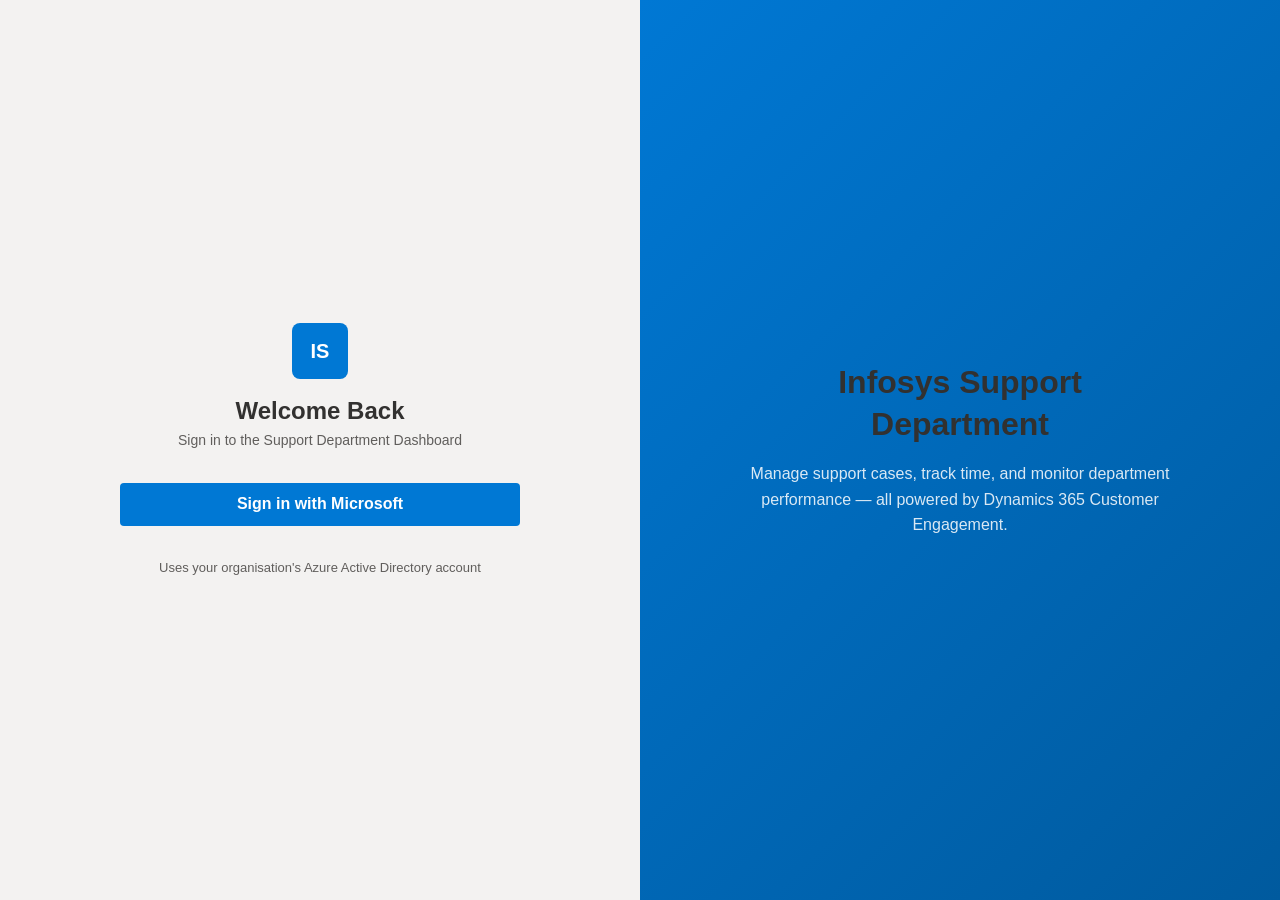
<file: login.html>
<!DOCTYPE html>
<html lang="en">
<head>
    <meta charset="UTF-8">
    <meta name="viewport" content="width=device-width, initial-scale=1.0">
    <title>Sign In — Infosys Support Dashboard</title>

    <!-- Stylesheets -->
    <link rel="stylesheet" href="css/main.css">
    <link rel="stylesheet" href="css/components.css">
    <link rel="stylesheet" href="css/dashboard.css">
</head>
<body>
    <div class="login-page">
        <!-- Left: Sign-in form -->
        <div class="login-page__left">
            <div class="login-card">
                <div class="login-card__header">
                    <div class="login-card__logo">IS</div>
                    <h1 class="login-card__title">Welcome Back</h1>
                    <p class="login-card__subtitle">Sign in to the Support Department Dashboard</p>
                </div>

                <div id="login-error" class="login-card__error" role="alert"></div>

                <div class="login-card__form">
                    <button id="btn-login" class="btn btn--primary btn--block btn--lg">
                        Sign in with Microsoft
                    </button>

                    <p style="text-align:center;margin-top:var(--spacing-md);color:var(--color-text-light);font-size:var(--font-size-sm)">
                        Uses your organisation's Azure Active Directory account
                    </p>
                </div>
            </div>
        </div>

        <!-- Right: Promo panel -->
        <div class="login-page__right">
            <div class="login-promo">
                <h2 class="login-promo__title">Infosys Support Department</h2>
                <p class="login-promo__text">
                    Manage support cases, track time, and monitor department
                    performance — all powered by Dynamics 365 Customer Engagement.
                </p>
            </div>
        </div>
    </div>

    <!-- MSAL Browser SDK -->
    <script src="https://alcdn.msauth.net/browser/2.38.3/js/msal-browser.min.js"></script>

    <!-- App scripts -->
    <script src="js/utils.js"></script>
    <script src="js/auth.js"></script>

    <script>
        (async () => {
            const account = await Auth.init();

            // If already authenticated, redirect to dashboard
            if (account) {
                window.location.href = "index.html";
                return;
            }

            // Bind sign-in button
            document.getElementById("btn-login").addEventListener("click", () => {
                try {
                    Auth.login();
                } catch (err) {
                    const errorEl = document.getElementById("login-error");
                    errorEl.textContent = "Sign-in failed. Please try again.";
                    errorEl.classList.add("active");
                }
            });
        })();
    </script>
</body>
</html>
</file>
<file: css/main.css>
/* ===================================================
   main.css — Global styles, resets, variables, typography
   D365 CE Department Dashboard
   =================================================== */

/* --- CSS Custom Properties --- */
:root {
    --color-primary: #0078d4;
    --color-primary-dark: #005a9e;
    --color-primary-light: #deecf9;
    --color-secondary: #2b88d8;
    --color-success: #107c10;
    --color-warning: #ff8c00;
    --color-danger: #d13438;
    --color-info: #0078d4;

    --color-bg: #f3f2f1;
    --color-bg-card: #ffffff;
    --color-bg-sidebar: #1b1a19;
    --color-bg-header: #ffffff;

    --color-text: #323130;
    --color-text-light: #605e5c;
    --color-text-muted: #a19f9d;
    --color-text-inverse: #ffffff;

    --color-border: #edebe9;
    --color-border-dark: #c8c6c4;

    --font-family: "Segoe UI", -apple-system, BlinkMacSystemFont, "Roboto",
        "Helvetica Neue", sans-serif;
    --font-size-xs: 0.75rem;
    --font-size-sm: 0.8125rem;
    --font-size-base: 0.875rem;
    --font-size-md: 1rem;
    --font-size-lg: 1.25rem;
    --font-size-xl: 1.5rem;
    --font-size-xxl: 2rem;

    --spacing-xs: 0.25rem;
    --spacing-sm: 0.5rem;
    --spacing-md: 1rem;
    --spacing-lg: 1.5rem;
    --spacing-xl: 2rem;
    --spacing-xxl: 3rem;

    --radius-sm: 2px;
    --radius-md: 4px;
    --radius-lg: 8px;

    --shadow-sm: 0 1px 2px rgba(0, 0, 0, 0.1);
    --shadow-md: 0 2px 8px rgba(0, 0, 0, 0.12);
    --shadow-lg: 0 8px 24px rgba(0, 0, 0, 0.14);

    --sidebar-width: 240px;
    --header-height: 48px;

    --transition-fast: 150ms ease;
    --transition-base: 250ms ease;
}

/* --- Reset --- */
*,
*::before,
*::after {
    box-sizing: border-box;
    margin: 0;
    padding: 0;
}

html {
    font-size: 16px;
    -webkit-text-size-adjust: 100%;
}

body {
    font-family: var(--font-family);
    font-size: var(--font-size-base);
    color: var(--color-text);
    background-color: var(--color-bg);
    line-height: 1.5;
    -webkit-font-smoothing: antialiased;
    -moz-osx-font-smoothing: grayscale;
}

img, svg {
    display: block;
    max-width: 100%;
}

a {
    color: var(--color-primary);
    text-decoration: none;
}

a:hover {
    text-decoration: underline;
}

ul, ol {
    list-style: none;
}

table {
    border-collapse: collapse;
    width: 100%;
}

button, input, select, textarea {
    font-family: inherit;
    font-size: inherit;
    line-height: inherit;
}

button {
    cursor: pointer;
    border: none;
    background: none;
}

/* --- Typography --- */
h1, h2, h3, h4, h5, h6 {
    font-weight: 600;
    line-height: 1.3;
    color: var(--color-text);
}

h1 { font-size: var(--font-size-xxl); }
h2 { font-size: var(--font-size-xl); }
h3 { font-size: var(--font-size-lg); }
h4 { font-size: var(--font-size-md); }

.text-muted { color: var(--color-text-muted); }
.text-light { color: var(--color-text-light); }
.text-success { color: var(--color-success); }
.text-warning { color: var(--color-warning); }
.text-danger { color: var(--color-danger); }

/* --- Utility Classes --- */
.hidden { display: none !important; }
.sr-only {
    position: absolute;
    width: 1px;
    height: 1px;
    overflow: hidden;
    clip: rect(0, 0, 0, 0);
    white-space: nowrap;
    border: 0;
}

.flex { display: flex; }
.flex-col { flex-direction: column; }
.items-center { align-items: center; }
.justify-between { justify-content: space-between; }
.gap-sm { gap: var(--spacing-sm); }
.gap-md { gap: var(--spacing-md); }
.gap-lg { gap: var(--spacing-lg); }

.truncate {
    overflow: hidden;
    text-overflow: ellipsis;
    white-space: nowrap;
}

/* --- Scrollbar --- */
::-webkit-scrollbar {
    width: 6px;
    height: 6px;
}

::-webkit-scrollbar-track {
    background: transparent;
}

::-webkit-scrollbar-thumb {
    background: var(--color-border-dark);
    border-radius: 3px;
}

::-webkit-scrollbar-thumb:hover {
    background: var(--color-text-muted);
}

/* --- Loading Spinner --- */
.spinner {
    display: inline-block;
    width: 20px;
    height: 20px;
    border: 2px solid var(--color-border);
    border-top-color: var(--color-primary);
    border-radius: 50%;
    animation: spin 0.6s linear infinite;
}

.spinner--lg {
    width: 40px;
    height: 40px;
    border-width: 3px;
}

@keyframes spin {
    to { transform: rotate(360deg); }
}

/* --- Page Loading Overlay --- */
.loading-overlay {
    position: fixed;
    inset: 0;
    display: flex;
    align-items: center;
    justify-content: center;
    flex-direction: column;
    gap: var(--spacing-md);
    background: var(--color-bg);
    z-index: 9999;
}

.loading-overlay .spinner {
    width: 48px;
    height: 48px;
    border-width: 4px;
}
</file>
<file: css/components.css>
/* ===================================================
   components.css — Reusable component styles
   Buttons, cards, tables, forms, badges, modals
   =================================================== */

/* --- Buttons --- */
.btn {
    display: inline-flex;
    align-items: center;
    justify-content: center;
    gap: var(--spacing-sm);
    padding: 6px 16px;
    font-size: var(--font-size-base);
    font-weight: 600;
    line-height: 1.4;
    border-radius: var(--radius-md);
    transition: background var(--transition-fast), box-shadow var(--transition-fast);
    white-space: nowrap;
    user-select: none;
}

.btn--primary {
    background: var(--color-primary);
    color: var(--color-text-inverse);
}

.btn--primary:hover {
    background: var(--color-primary-dark);
    text-decoration: none;
}

.btn--secondary {
    background: transparent;
    color: var(--color-primary);
    border: 1px solid var(--color-primary);
}

.btn--secondary:hover {
    background: var(--color-primary-light);
    text-decoration: none;
}

.btn--danger {
    background: var(--color-danger);
    color: var(--color-text-inverse);
}

.btn--danger:hover {
    background: #a4262c;
    text-decoration: none;
}

.btn--sm {
    padding: 4px 10px;
    font-size: var(--font-size-sm);
}

.btn--lg {
    padding: 10px 24px;
    font-size: var(--font-size-md);
}

.btn--block {
    width: 100%;
}

.btn:disabled {
    opacity: 0.5;
    cursor: not-allowed;
}

/* --- Cards --- */
.card {
    background: var(--color-bg-card);
    border: 1px solid var(--color-border);
    border-radius: var(--radius-lg);
    box-shadow: var(--shadow-sm);
}

.card__header {
    display: flex;
    align-items: center;
    justify-content: space-between;
    padding: var(--spacing-md) var(--spacing-lg);
    border-bottom: 1px solid var(--color-border);
}

.card__title {
    font-size: var(--font-size-md);
    font-weight: 600;
}

.card__body {
    padding: var(--spacing-lg);
}

.card__footer {
    padding: var(--spacing-md) var(--spacing-lg);
    border-top: 1px solid var(--color-border);
}

/* --- Stat Cards --- */
.stat-card {
    display: flex;
    flex-direction: column;
    gap: var(--spacing-xs);
    padding: var(--spacing-lg);
    background: var(--color-bg-card);
    border: 1px solid var(--color-border);
    border-radius: var(--radius-lg);
    box-shadow: var(--shadow-sm);
    border-left: 4px solid var(--color-primary);
}

.stat-card__label {
    font-size: var(--font-size-sm);
    color: var(--color-text-light);
    text-transform: uppercase;
    letter-spacing: 0.5px;
}

.stat-card__value {
    font-size: var(--font-size-xxl);
    font-weight: 700;
    line-height: 1;
}

.stat-card__trend {
    font-size: var(--font-size-sm);
}

.stat-card--success { border-left-color: var(--color-success); }
.stat-card--warning { border-left-color: var(--color-warning); }
.stat-card--danger  { border-left-color: var(--color-danger); }

/* --- Tables --- */
.table-container {
    overflow-x: auto;
}

.table {
    width: 100%;
    border-collapse: collapse;
    font-size: var(--font-size-base);
}

.table th,
.table td {
    padding: var(--spacing-sm) var(--spacing-md);
    text-align: left;
    border-bottom: 1px solid var(--color-border);
}

.table th {
    font-weight: 600;
    color: var(--color-text-light);
    font-size: var(--font-size-sm);
    text-transform: uppercase;
    letter-spacing: 0.3px;
    background: #faf9f8;
}

.table tbody tr:hover {
    background: #faf9f8;
}

.table--striped tbody tr:nth-child(even) {
    background: #faf9f8;
}

/* --- Badges --- */
.badge {
    display: inline-flex;
    align-items: center;
    padding: 2px 8px;
    font-size: var(--font-size-xs);
    font-weight: 600;
    border-radius: 12px;
    white-space: nowrap;
}

.badge--active,
.badge--open {
    background: #dff6dd;
    color: var(--color-success);
}

.badge--resolved,
.badge--closed {
    background: var(--color-primary-light);
    color: var(--color-primary-dark);
}

.badge--escalated,
.badge--high {
    background: #fed9cc;
    color: var(--color-danger);
}

.badge--pending,
.badge--medium {
    background: #fff4ce;
    color: #8a6914;
}

.badge--low {
    background: #edebe9;
    color: var(--color-text-light);
}

.badge--draft {
    background: #edebe9;
    color: var(--color-text-light);
}

.badge--submitted {
    background: var(--color-primary-light);
    color: var(--color-primary-dark);
}

.badge--approved {
    background: #dff6dd;
    color: var(--color-success);
}

.badge--rejected {
    background: #fed9cc;
    color: var(--color-danger);
}

/* --- Forms --- */
.form-group {
    display: flex;
    flex-direction: column;
    gap: var(--spacing-xs);
}

.form-group label {
    font-size: var(--font-size-sm);
    font-weight: 600;
    color: var(--color-text);
}

.form-control {
    padding: 6px 12px;
    font-size: var(--font-size-base);
    color: var(--color-text);
    background: var(--color-bg-card);
    border: 1px solid var(--color-border-dark);
    border-radius: var(--radius-md);
    transition: border-color var(--transition-fast), box-shadow var(--transition-fast);
}

.form-control:focus {
    outline: none;
    border-color: var(--color-primary);
    box-shadow: 0 0 0 1px var(--color-primary);
}

.form-control::placeholder {
    color: var(--color-text-muted);
}

select.form-control {
    appearance: none;
    background-image: url("data:image/svg+xml,%3Csvg xmlns='http://www.w3.org/2000/svg' width='12' height='12' viewBox='0 0 12 12'%3E%3Cpath fill='%23605e5c' d='M6 8L1 3h10z'/%3E%3C/svg%3E");
    background-repeat: no-repeat;
    background-position: right 10px center;
    padding-right: 30px;
}

textarea.form-control {
    resize: vertical;
    min-height: 80px;
}

/* --- Search Bar --- */
.search-bar {
    position: relative;
}

.search-bar__icon {
    position: absolute;
    left: 10px;
    top: 50%;
    transform: translateY(-50%);
    color: var(--color-text-muted);
    pointer-events: none;
}

.search-bar .form-control {
    padding-left: 34px;
    width: 100%;
}

/* --- Modal --- */
.modal-backdrop {
    position: fixed;
    inset: 0;
    background: rgba(0, 0, 0, 0.4);
    display: flex;
    align-items: center;
    justify-content: center;
    z-index: 1000;
    opacity: 0;
    pointer-events: none;
    transition: opacity var(--transition-base);
}

.modal-backdrop.active {
    opacity: 1;
    pointer-events: auto;
}

.modal {
    background: var(--color-bg-card);
    border-radius: var(--radius-lg);
    box-shadow: var(--shadow-lg);
    width: 90%;
    max-width: 560px;
    max-height: 85vh;
    overflow-y: auto;
    transform: translateY(20px);
    transition: transform var(--transition-base);
}

.modal-backdrop.active .modal {
    transform: translateY(0);
}

.modal__header {
    display: flex;
    align-items: center;
    justify-content: space-between;
    padding: var(--spacing-lg);
    border-bottom: 1px solid var(--color-border);
}

.modal__title {
    font-size: var(--font-size-lg);
    font-weight: 600;
}

.modal__close {
    font-size: 1.25rem;
    color: var(--color-text-light);
    padding: var(--spacing-xs);
}

.modal__close:hover {
    color: var(--color-text);
}

.modal__body {
    padding: var(--spacing-lg);
}

.modal__footer {
    display: flex;
    justify-content: flex-end;
    gap: var(--spacing-sm);
    padding: var(--spacing-md) var(--spacing-lg);
    border-top: 1px solid var(--color-border);
}

/* --- Tabs --- */
.tabs {
    display: flex;
    border-bottom: 1px solid var(--color-border);
    gap: var(--spacing-xs);
}

.tab {
    padding: var(--spacing-sm) var(--spacing-md);
    font-size: var(--font-size-base);
    font-weight: 600;
    color: var(--color-text-light);
    border-bottom: 2px solid transparent;
    transition: color var(--transition-fast), border-color var(--transition-fast);
}

.tab:hover {
    color: var(--color-text);
}

.tab.active {
    color: var(--color-primary);
    border-bottom-color: var(--color-primary);
}

.tab-panel {
    display: none;
    padding: var(--spacing-lg) 0;
}

.tab-panel.active {
    display: block;
}

/* --- Toast Notifications --- */
.toast-container {
    position: fixed;
    top: var(--spacing-lg);
    right: var(--spacing-lg);
    z-index: 2000;
    display: flex;
    flex-direction: column;
    gap: var(--spacing-sm);
}

.toast {
    display: flex;
    align-items: center;
    gap: var(--spacing-sm);
    padding: var(--spacing-sm) var(--spacing-md);
    background: var(--color-bg-card);
    border-radius: var(--radius-md);
    box-shadow: var(--shadow-lg);
    border-left: 4px solid var(--color-info);
    min-width: 280px;
    animation: slideIn var(--transition-base) ease-out;
}

.toast--success { border-left-color: var(--color-success); }
.toast--warning { border-left-color: var(--color-warning); }
.toast--error   { border-left-color: var(--color-danger); }

.toast__message {
    flex: 1;
    font-size: var(--font-size-sm);
}

.toast__close {
    color: var(--color-text-muted);
    font-size: var(--font-size-sm);
    padding: 2px;
}

@keyframes slideIn {
    from {
        opacity: 0;
        transform: translateX(100%);
    }
    to {
        opacity: 1;
        transform: translateX(0);
    }
}

/* --- Empty State --- */
.empty-state {
    display: flex;
    flex-direction: column;
    align-items: center;
    justify-content: center;
    padding: var(--spacing-xxl);
    text-align: center;
    color: var(--color-text-light);
}

.empty-state__icon {
    font-size: 3rem;
    margin-bottom: var(--spacing-md);
    opacity: 0.4;
}

.empty-state__text {
    font-size: var(--font-size-md);
    margin-bottom: var(--spacing-md);
}

/* --- Pagination --- */
.pagination {
    display: flex;
    align-items: center;
    justify-content: center;
    gap: var(--spacing-xs);
    padding: var(--spacing-md) 0;
}

.pagination__btn {
    padding: 4px 10px;
    font-size: var(--font-size-sm);
    border: 1px solid var(--color-border-dark);
    border-radius: var(--radius-md);
    color: var(--color-text);
    background: var(--color-bg-card);
    transition: background var(--transition-fast);
}

.pagination__btn:hover:not(:disabled) {
    background: var(--color-primary-light);
}

.pagination__btn.active {
    background: var(--color-primary);
    color: var(--color-text-inverse);
    border-color: var(--color-primary);
}

.pagination__btn:disabled {
    opacity: 0.4;
    cursor: not-allowed;
}
</file>
<file: css/dashboard.css>
/* ===================================================
   dashboard.css — Dashboard layout: sidebar, header, grid
   =================================================== */

/* --- App Layout --- */
.app {
    display: flex;
    min-height: 100vh;
}

/* --- Sidebar --- */
.sidebar {
    position: fixed;
    top: 0;
    left: 0;
    bottom: 0;
    width: var(--sidebar-width);
    background: var(--color-bg-sidebar);
    color: var(--color-text-inverse);
    display: flex;
    flex-direction: column;
    z-index: 100;
    transition: transform var(--transition-base);
}

.sidebar__brand {
    display: flex;
    align-items: center;
    gap: var(--spacing-sm);
    padding: var(--spacing-md) var(--spacing-lg);
    border-bottom: 1px solid rgba(255, 255, 255, 0.1);
}

.sidebar__logo {
    width: 32px;
    height: 32px;
    background: var(--color-primary);
    border-radius: var(--radius-md);
    display: flex;
    align-items: center;
    justify-content: center;
    font-weight: 700;
    font-size: var(--font-size-sm);
}

.sidebar__brand-text {
    font-size: var(--font-size-base);
    font-weight: 600;
}

.sidebar__nav {
    flex: 1;
    padding: var(--spacing-md) 0;
    overflow-y: auto;
}

.sidebar__section-label {
    padding: var(--spacing-sm) var(--spacing-lg);
    font-size: var(--font-size-xs);
    text-transform: uppercase;
    letter-spacing: 1px;
    color: rgba(255, 255, 255, 0.4);
    margin-top: var(--spacing-md);
}

.sidebar__link {
    display: flex;
    align-items: center;
    gap: var(--spacing-sm);
    padding: 8px var(--spacing-lg);
    color: rgba(255, 255, 255, 0.7);
    font-size: var(--font-size-base);
    transition: background var(--transition-fast), color var(--transition-fast);
    text-decoration: none;
}

.sidebar__link:hover {
    background: rgba(255, 255, 255, 0.08);
    color: var(--color-text-inverse);
    text-decoration: none;
}

.sidebar__link.active {
    background: rgba(255, 255, 255, 0.12);
    color: var(--color-text-inverse);
    border-left: 3px solid var(--color-primary);
    padding-left: calc(var(--spacing-lg) - 3px);
}

.sidebar__link-icon {
    width: 20px;
    text-align: center;
    flex-shrink: 0;
}

.sidebar__link-badge {
    margin-left: auto;
    background: var(--color-danger);
    color: var(--color-text-inverse);
    font-size: var(--font-size-xs);
    padding: 1px 6px;
    border-radius: 10px;
    font-weight: 600;
}

.sidebar__footer {
    padding: var(--spacing-md) var(--spacing-lg);
    border-top: 1px solid rgba(255, 255, 255, 0.1);
}

.sidebar__user {
    display: flex;
    align-items: center;
    gap: var(--spacing-sm);
}

.sidebar__avatar {
    width: 32px;
    height: 32px;
    border-radius: 50%;
    background: var(--color-primary);
    display: flex;
    align-items: center;
    justify-content: center;
    font-weight: 600;
    font-size: var(--font-size-sm);
    flex-shrink: 0;
}

.sidebar__user-info {
    flex: 1;
    min-width: 0;
}

.sidebar__user-name {
    font-size: var(--font-size-sm);
    font-weight: 600;
    white-space: nowrap;
    overflow: hidden;
    text-overflow: ellipsis;
}

.sidebar__user-role {
    font-size: var(--font-size-xs);
    color: rgba(255, 255, 255, 0.5);
}

/* --- Main Content Area --- */
.main {
    margin-left: var(--sidebar-width);
    flex: 1;
    display: flex;
    flex-direction: column;
    min-height: 100vh;
}

/* --- Header --- */
.header {
    position: sticky;
    top: 0;
    z-index: 50;
    height: var(--header-height);
    background: var(--color-bg-header);
    border-bottom: 1px solid var(--color-border);
    display: flex;
    align-items: center;
    justify-content: space-between;
    padding: 0 var(--spacing-lg);
}

.header__left {
    display: flex;
    align-items: center;
    gap: var(--spacing-md);
}

.header__menu-btn {
    display: none;
    font-size: 1.25rem;
    color: var(--color-text);
    padding: var(--spacing-xs);
}

.header__breadcrumb {
    display: flex;
    align-items: center;
    gap: var(--spacing-xs);
    font-size: var(--font-size-sm);
    color: var(--color-text-light);
}

.header__breadcrumb-sep {
    color: var(--color-text-muted);
}

.header__breadcrumb-current {
    color: var(--color-text);
    font-weight: 600;
}

.header__right {
    display: flex;
    align-items: center;
    gap: var(--spacing-md);
}

.header__icon-btn {
    position: relative;
    color: var(--color-text-light);
    font-size: 1.1rem;
    padding: var(--spacing-xs);
}

.header__icon-btn:hover {
    color: var(--color-text);
}

.header__notification-dot {
    position: absolute;
    top: 2px;
    right: 2px;
    width: 8px;
    height: 8px;
    background: var(--color-danger);
    border-radius: 50%;
    border: 1px solid var(--color-bg-header);
}

/* --- Page Content --- */
.content {
    flex: 1;
    padding: var(--spacing-lg);
}

.page-title {
    display: flex;
    align-items: center;
    justify-content: space-between;
    margin-bottom: var(--spacing-lg);
}

.page-title h1 {
    font-size: var(--font-size-xl);
}

.page-title__actions {
    display: flex;
    gap: var(--spacing-sm);
}

/* --- Dashboard Grid --- */
.stats-grid {
    display: grid;
    grid-template-columns: repeat(auto-fit, minmax(200px, 1fr));
    gap: var(--spacing-md);
    margin-bottom: var(--spacing-lg);
}

.dashboard-grid {
    display: grid;
    grid-template-columns: 1fr 1fr;
    gap: var(--spacing-lg);
    margin-bottom: var(--spacing-lg);
}

.dashboard-grid--full {
    grid-template-columns: 1fr;
}

/* --- Filters Bar --- */
.filters-bar {
    display: flex;
    align-items: center;
    gap: var(--spacing-md);
    padding: var(--spacing-md) 0;
    flex-wrap: wrap;
}

.filters-bar .form-control {
    min-width: 160px;
}

.filters-bar__count {
    margin-left: auto;
    font-size: var(--font-size-sm);
    color: var(--color-text-light);
}

/* --- Login Page --- */
.login-page {
    display: flex;
    min-height: 100vh;
}

.login-page__left {
    flex: 1;
    display: flex;
    align-items: center;
    justify-content: center;
    background: var(--color-bg);
    padding: var(--spacing-xl);
}

.login-page__right {
    flex: 1;
    display: flex;
    align-items: center;
    justify-content: center;
    background: linear-gradient(135deg, var(--color-primary) 0%, var(--color-primary-dark) 100%);
    color: var(--color-text-inverse);
    padding: var(--spacing-xl);
}

.login-card {
    width: 100%;
    max-width: 400px;
}

.login-card__header {
    text-align: center;
    margin-bottom: var(--spacing-xl);
}

.login-card__logo {
    width: 56px;
    height: 56px;
    background: var(--color-primary);
    border-radius: var(--radius-lg);
    display: flex;
    align-items: center;
    justify-content: center;
    margin: 0 auto var(--spacing-md);
    color: var(--color-text-inverse);
    font-weight: 700;
    font-size: var(--font-size-lg);
}

.login-card__title {
    font-size: var(--font-size-xl);
    margin-bottom: var(--spacing-xs);
}

.login-card__subtitle {
    color: var(--color-text-light);
    font-size: var(--font-size-base);
}

.login-card__form {
    display: flex;
    flex-direction: column;
    gap: var(--spacing-md);
}

.login-card__error {
    padding: var(--spacing-sm) var(--spacing-md);
    background: #fde7e9;
    color: var(--color-danger);
    border-radius: var(--radius-md);
    font-size: var(--font-size-sm);
    display: none;
}

.login-card__error.active {
    display: block;
}

.login-promo {
    max-width: 420px;
    text-align: center;
}

.login-promo__title {
    font-size: var(--font-size-xxl);
    font-weight: 700;
    margin-bottom: var(--spacing-md);
}

.login-promo__text {
    font-size: var(--font-size-md);
    opacity: 0.85;
    line-height: 1.6;
}

/* --- Responsive --- */
@media (max-width: 1024px) {
    .dashboard-grid {
        grid-template-columns: 1fr;
    }
}

@media (max-width: 768px) {
    .sidebar {
        transform: translateX(-100%);
    }

    .sidebar.open {
        transform: translateX(0);
    }

    .main {
        margin-left: 0;
    }

    .header__menu-btn {
        display: block;
    }

    .login-page {
        flex-direction: column;
    }

    .login-page__right {
        display: none;
    }

    .stats-grid {
        grid-template-columns: repeat(2, 1fr);
    }

    .filters-bar {
        flex-direction: column;
        align-items: stretch;
    }

    .filters-bar__count {
        margin-left: 0;
    }
}

@media (max-width: 480px) {
    .stats-grid {
        grid-template-columns: 1fr;
    }

    .content {
        padding: var(--spacing-md);
    }

    .page-title {
        flex-direction: column;
        align-items: flex-start;
        gap: var(--spacing-sm);
    }
}
</file>
